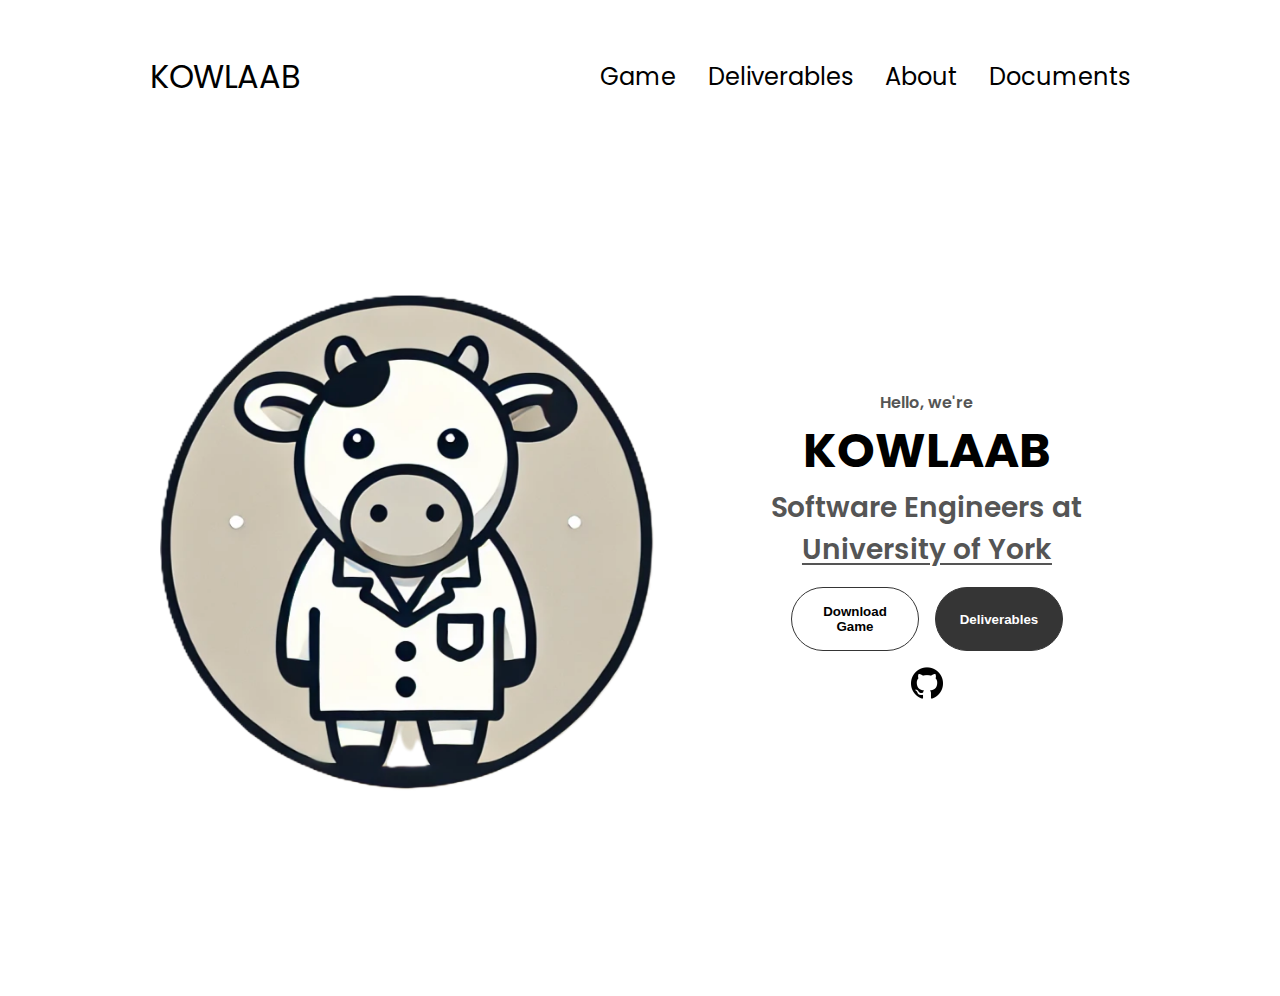
<file: index.html>
<!DOCTYPE html>
<html lang="en">
<head>
    <meta charset="UTF-8">
    <meta http-equiv="X-UA-Compatible" content="IE=edge" />
    <meta name="viewport" content="width=device-width, initial-scale=1.0" />
    <title>KOWLAAB</title>
    <!--<link rel="icon" type="image/x-icon" href="/assets/favicon.ico">-->
    <link rel="stylesheet" href="style.css">
    <link rel="stylesheet" href="mediaqueries.css">
</head>
<body>
    <nav id="desktop-nav">
        <div class="logo"><a href="index.html">KOWLAAB</a></div>
        <div>
            <ul class="nav-links">
                <li><a href="game.html">Game</a></li>
                <li><a href="deliverables.html">Deliverables</a></li>
                <li><a href="about.html">About</a></li>
                <li><a href="docs.html">Documents</a></li>
                
            </ul>
        </div>
    </nav>
    <nav id="hamburger-nav">
        <div class="logo"><a href="index.html">KOWLAAB</a></div>
        <div class="hamburger-menu">
            <div class="hamburger-icon" onclick="toggleMenu()">
                <span></span>
                <span></span>
                <span></span>
            </div>
            <div class="menu-links">
                <li><a href="game.html" onclick="toggleMenu()">Game</a></li>
                <li><a href="deliverables.html" onclick="toggleMenu()">Deliverables</a></li>
                <li><a href="about.html" onclick="toggleMenu()">About</a></li>
                <li><a href="docs.html" onclick="toggleMenu()">Documents</a></li>
            </div>
        </div>
    </nav>
    <section id="profile">
        <div class="section__pic-container">
            <img src="./assets/profile-pic.png" alt="profile picture">
        </div>
        <div class="section__text">
            <p class="section__text__p1">Hello, we're</p>
            <h1 class="title">KOWLAAB</h1>
            <p class="section__text__p2">Software Engineers at <a class="university-link" href="https://www.york.ac.uk/">University of York</a></p>
            <div class="btn-container">
                <button
                    class="btn btn-color-2"
                    onclick="location.href='https://github.com/Team6UnisSim/Assessment2Game/releases/tag/universitytycoon-v2';">
                    Download Game
                </button>
                <button class="btn btn-color-1" onclick="location.href='deliverables.html'">
                    Deliverables
                </button>
            </div>
                <div id="socials-container">

                <img
                    src="./assets/github.png" 
                    alt="Github"
                    class="icon" 
                    onclick="location.href='https://github.com/Team6UnisSim';"
                />
        </div>
    </section>
    <script src="script.js"></script>
</body>
</html>
</file>
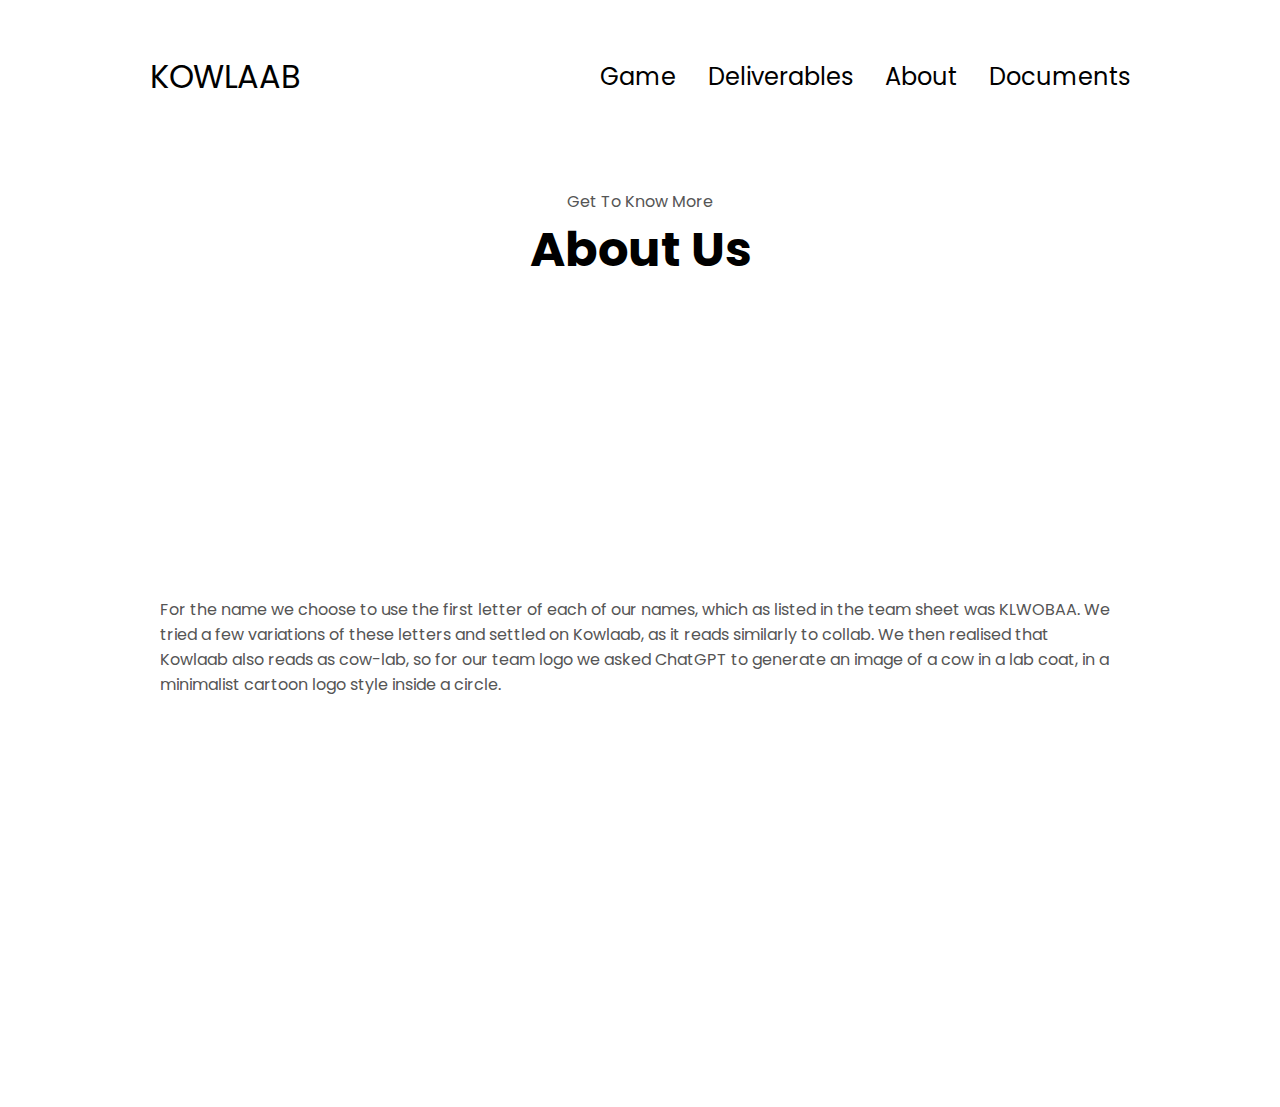
<file: about.html>
<!DOCTYPE html>
<html lang="en">
<head>
    <meta charset="UTF-8">
    <meta http-equiv="X-UA-Compatible" content="IE=edge" />
    <meta name="viewport" content="width=device-width, initial-scale=1.0" />
    <title>KOWLAAB</title>
    <!--<link rel="icon" type="image/x-icon" href="/assets/favicon.ico">-->
    <link rel="stylesheet" href="style.css">
    <link rel="stylesheet" href="mediaqueries.css">
</head>
<body>
    <nav id="desktop-nav">
        <div class="logo"><a href="index.html">KOWLAAB</a></div>
        <div>
            <ul class="nav-links">
                <li><a href="game.html">Game</a></li>
                <li><a href="deliverables.html">Deliverables</a></li>
                <li><a href="about.html">About</a></li>
                <li><a href="docs.html">Documents</a></li>
                
            </ul>
        </div>
    </nav>
    <nav id="hamburger-nav">
        <div class="logo"><a href="index.html">KOWLAAB</a></div>
        <div class="hamburger-menu">
            <div class="hamburger-icon" onclick="toggleMenu()">
                <span></span>
                <span></span>
                <span></span>
            </div>
            <div class="menu-links">
                <li><a href="game.html" onclick="toggleMenu()">Game</a></li>
                <li><a href="deliverables.html" onclick="toggleMenu()">Deliverables</a></li>
                <li><a href="about.html" onclick="toggleMenu()">About</a></li>
                <li><a href="docs.html" onclick="toggleMenu()">Documents</a></li>
            </div>
        </div>
    </nav>

    <section id="about" style="margin-bottom: 10vh !important;">
        <p class="section__text__p1">Get To Know More</p>
        <h1 class="title" style="margin-bottom: 30px !important;">About Us</h1>
        <div class="section-container">

          <div class="about-details-container">
            <div class="text-container">
              <p>
                For the name we choose to use the first letter of each of our names, which as listed in the team sheet was KLWOBAA.
                We tried a few variations of these letters and settled on Kowlaab, as it reads similarly to collab.
                We then realised that Kowlaab also reads as cow-lab, so for our team logo we asked ChatGPT to generate an image of a cow in a lab coat, in a minimalist cartoon logo style inside a circle.

              </p>
            </div>
          </div>
        </div>
    </section>

    <script src="script.js"></script>
</body>
</html>
</file>
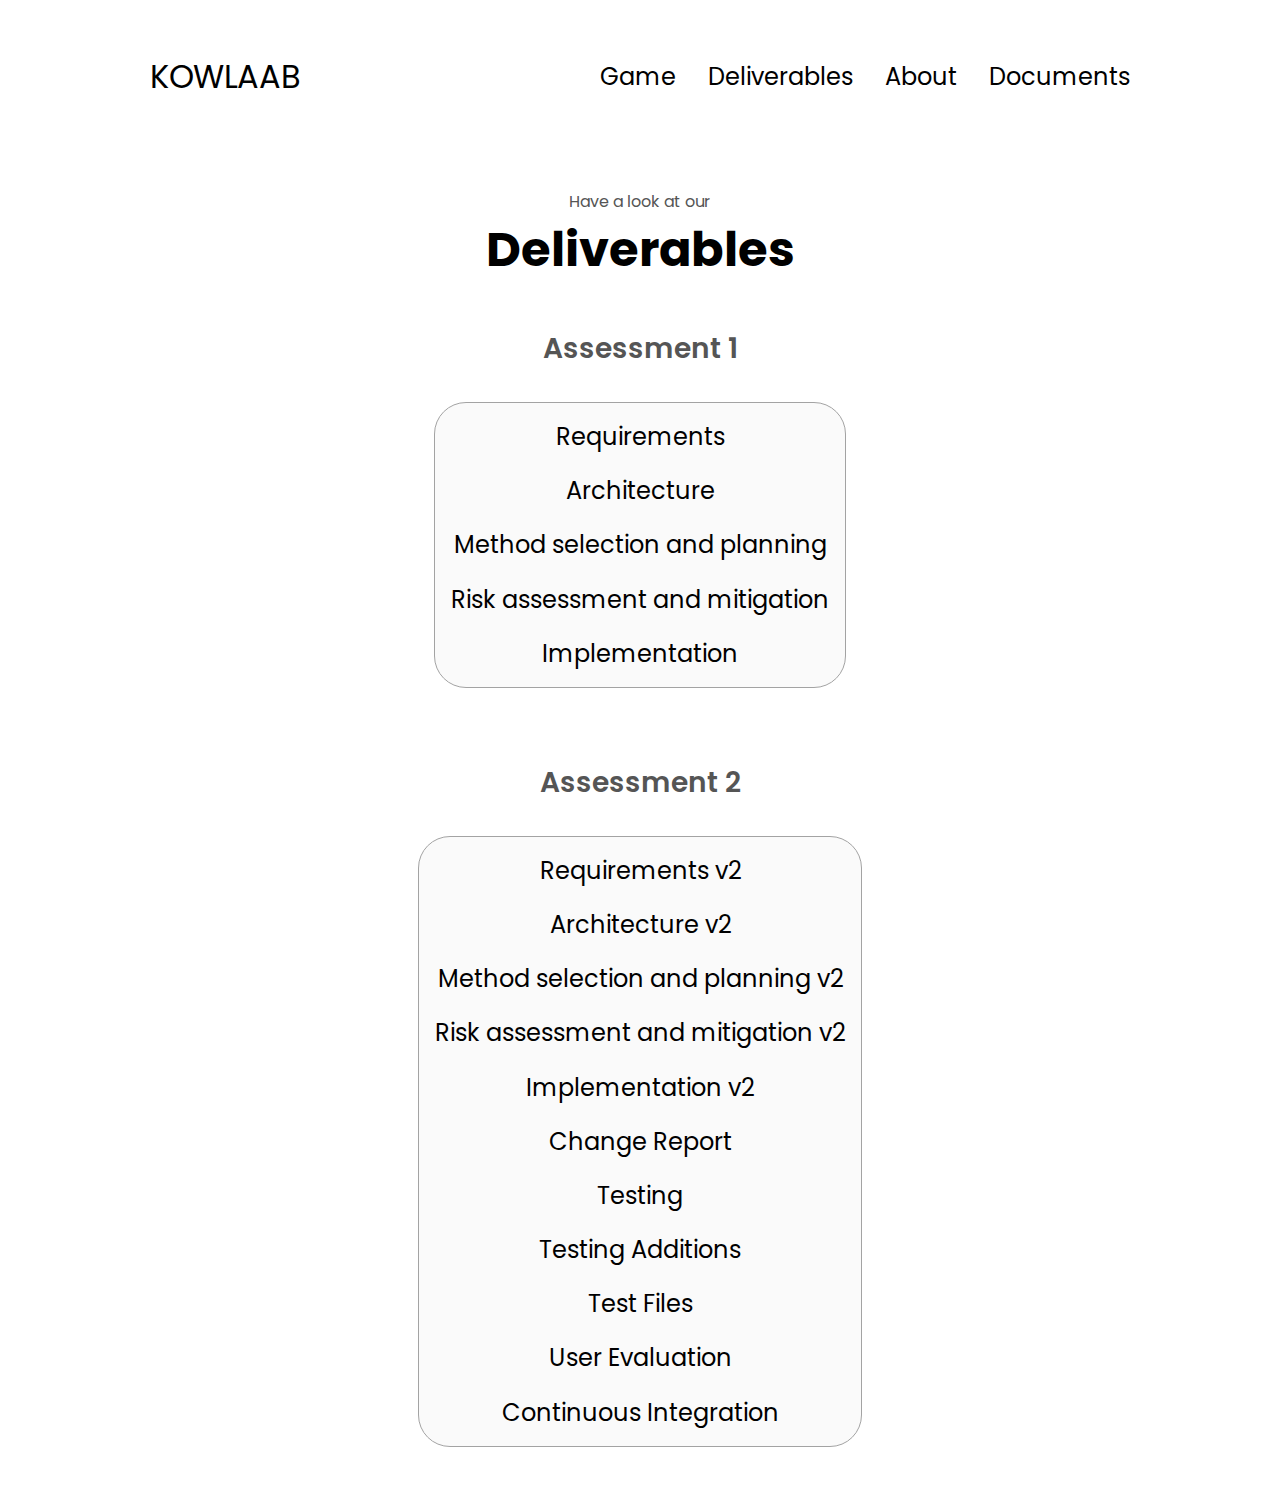
<file: deliverables.html>
<!DOCTYPE html>
<html lang="en">
<head>
    <meta charset="UTF-8">
    <meta http-equiv="X-UA-Compatible" content="IE=edge" />
    <meta name="viewport" content="width=device-width, initial-scale=1.0" />
    <title>KOWLAAB</title>
    <!--<link rel="icon" type="image/x-icon" href="/assets/favicon.ico">-->
    <link rel="stylesheet" href="style.css">
    <link rel="stylesheet" href="mediaqueries.css">
</head>
<body>
    <nav id="desktop-nav">
        <div class="logo"><a href="index.html">KOWLAAB</a></div>
        <div>
            <ul class="nav-links">
                <li><a href="game.html">Game</a></li>
                <li><a href="deliverables.html">Deliverables</a></li>
                <li><a href="about.html">About</a></li>
                <li><a href="docs.html">Documents</a></li>
                
            </ul>
        </div>
    </nav>
    <nav id="hamburger-nav">
        <div class="logo"><a href="index.html">KOWLAAB</a></div>
        <div class="hamburger-menu">
            <div class="hamburger-icon" onclick="toggleMenu()">
                <span></span>
                <span></span>
                <span></span>
            </div>
            <div class="menu-links">
                <li><a href="game.html" onclick="toggleMenu()">Game</a></li>
                <li><a href="deliverables.html" onclick="toggleMenu()">Deliverables</a></li>
                <li><a href="about.html" onclick="toggleMenu()">About</a></li>
                <li><a href="docs.html" onclick="toggleMenu()">Documents</a></li>
            </div>
        </div>
    </nav>
    <section id="deliverables">
      <p class="section__text__p1">Have a look at our</p>
      <h1 class="title">Deliverables</h1>
      <p class="section__text__p4"><br>Assessment 1</p>
      <div class="contact-info-upper-container">
        <ul class="nav-links deliverables-links">
          <li><a href="docs/Req1.pdf">Requirements</a></li>
          <li><a href="docs/Arch1.pdf">Architecture</a></li>
          <li><a href="docs/Plan1.pdf">Method selection and planning</a></li>
          <li><a href="docs/Risk1.pdf">Risk assessment and mitigation</a></li>
          <li><a href="docs/Impl1.pdf">Implementation</a></li>

        </ul>
        <div class="contact-info-container">

        </div>
      </div>

      <p class="section__text__p4"><br>Assessment 2</p>
      <div class="contact-info-upper-container">
        <ul class="nav-links deliverables-links">
          <li><a href="docs/Req2.pdf">Requirements v2</a></li>
          <li><a href="docs/Arch2.pdf">Architecture v2</a></li>
          <li><a href="docs/Plan2.pdf">Method selection and planning v2</a></li>
          <li><a href="docs/Risk2.pdf">Risk assessment and mitigation v2</a></li>
          <li><a href="docs/Impl2.pdf">Implementation v2</a></li>
          <li><a href="docs/Change2.pdf">Change Report</a></li>
          <li><a href="docs/Test2.pdf">Testing</a></li>
          <li><a href="docs/TestingPDF.pdf">Testing Additions</a></li>
          <li><a href="docs/TestZIP.zip">Test Files</a></li>
          <li><a href="docs/Eval2.pdf">User Evaluation</a></li>
          <li><a href="docs/CI2.pdf">Continuous Integration</a></li>

        </ul>
        <div class="contact-info-container">

        </div>
      </div>
      <p><br></p>
    </section>

    <script src="script.js"></script>
</body>
</html>
</file>
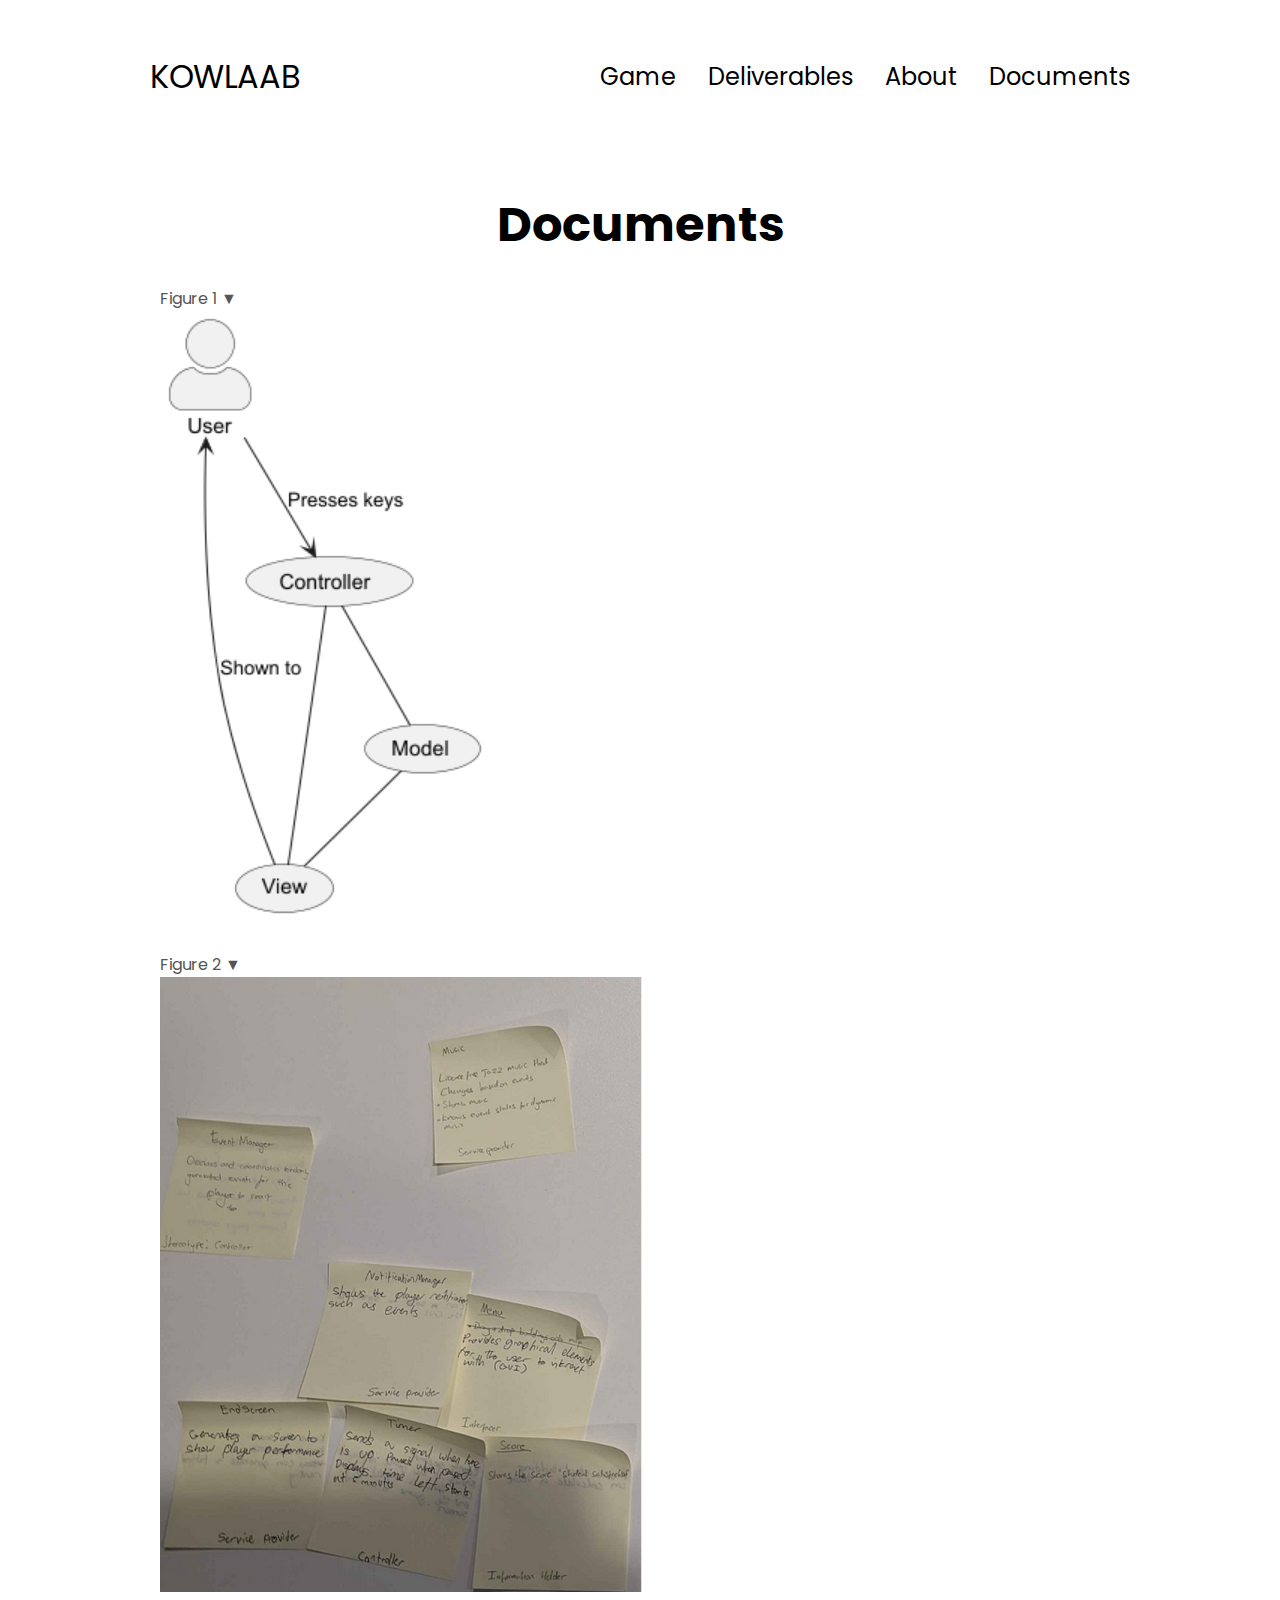
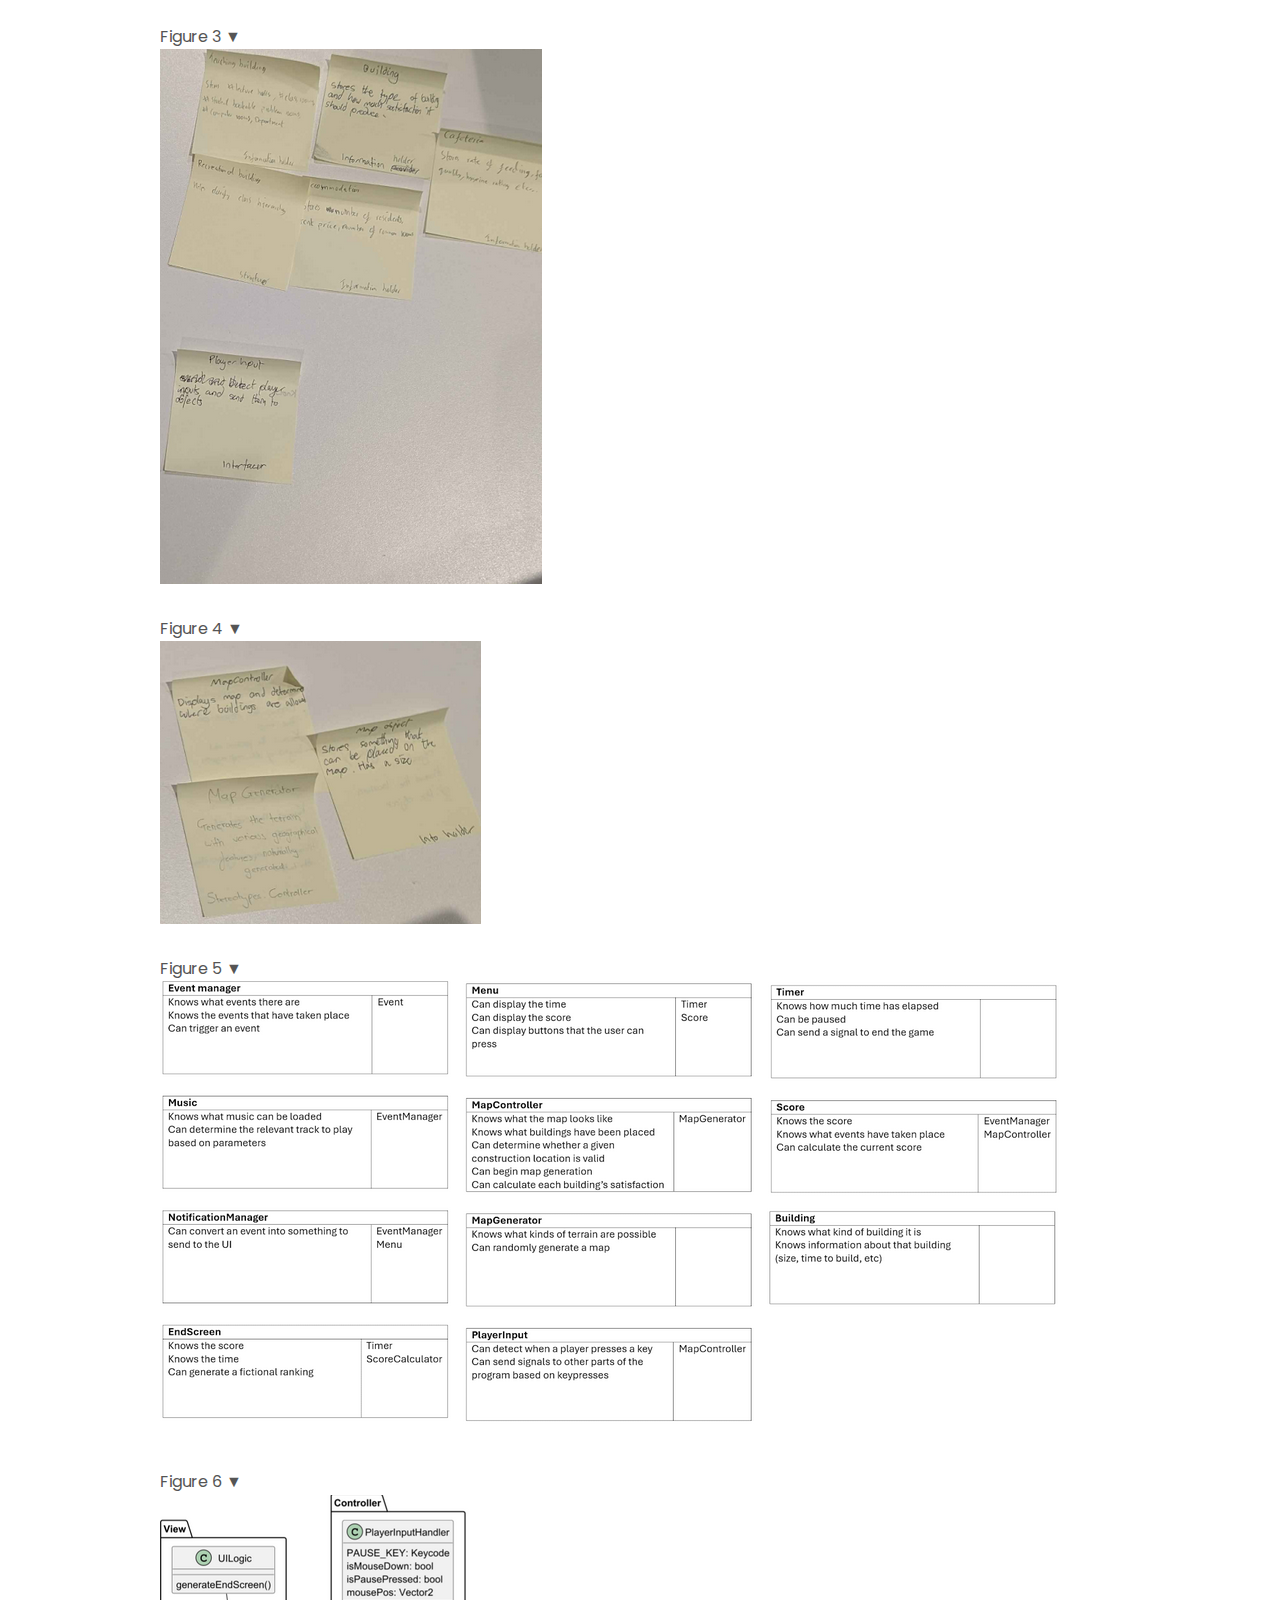
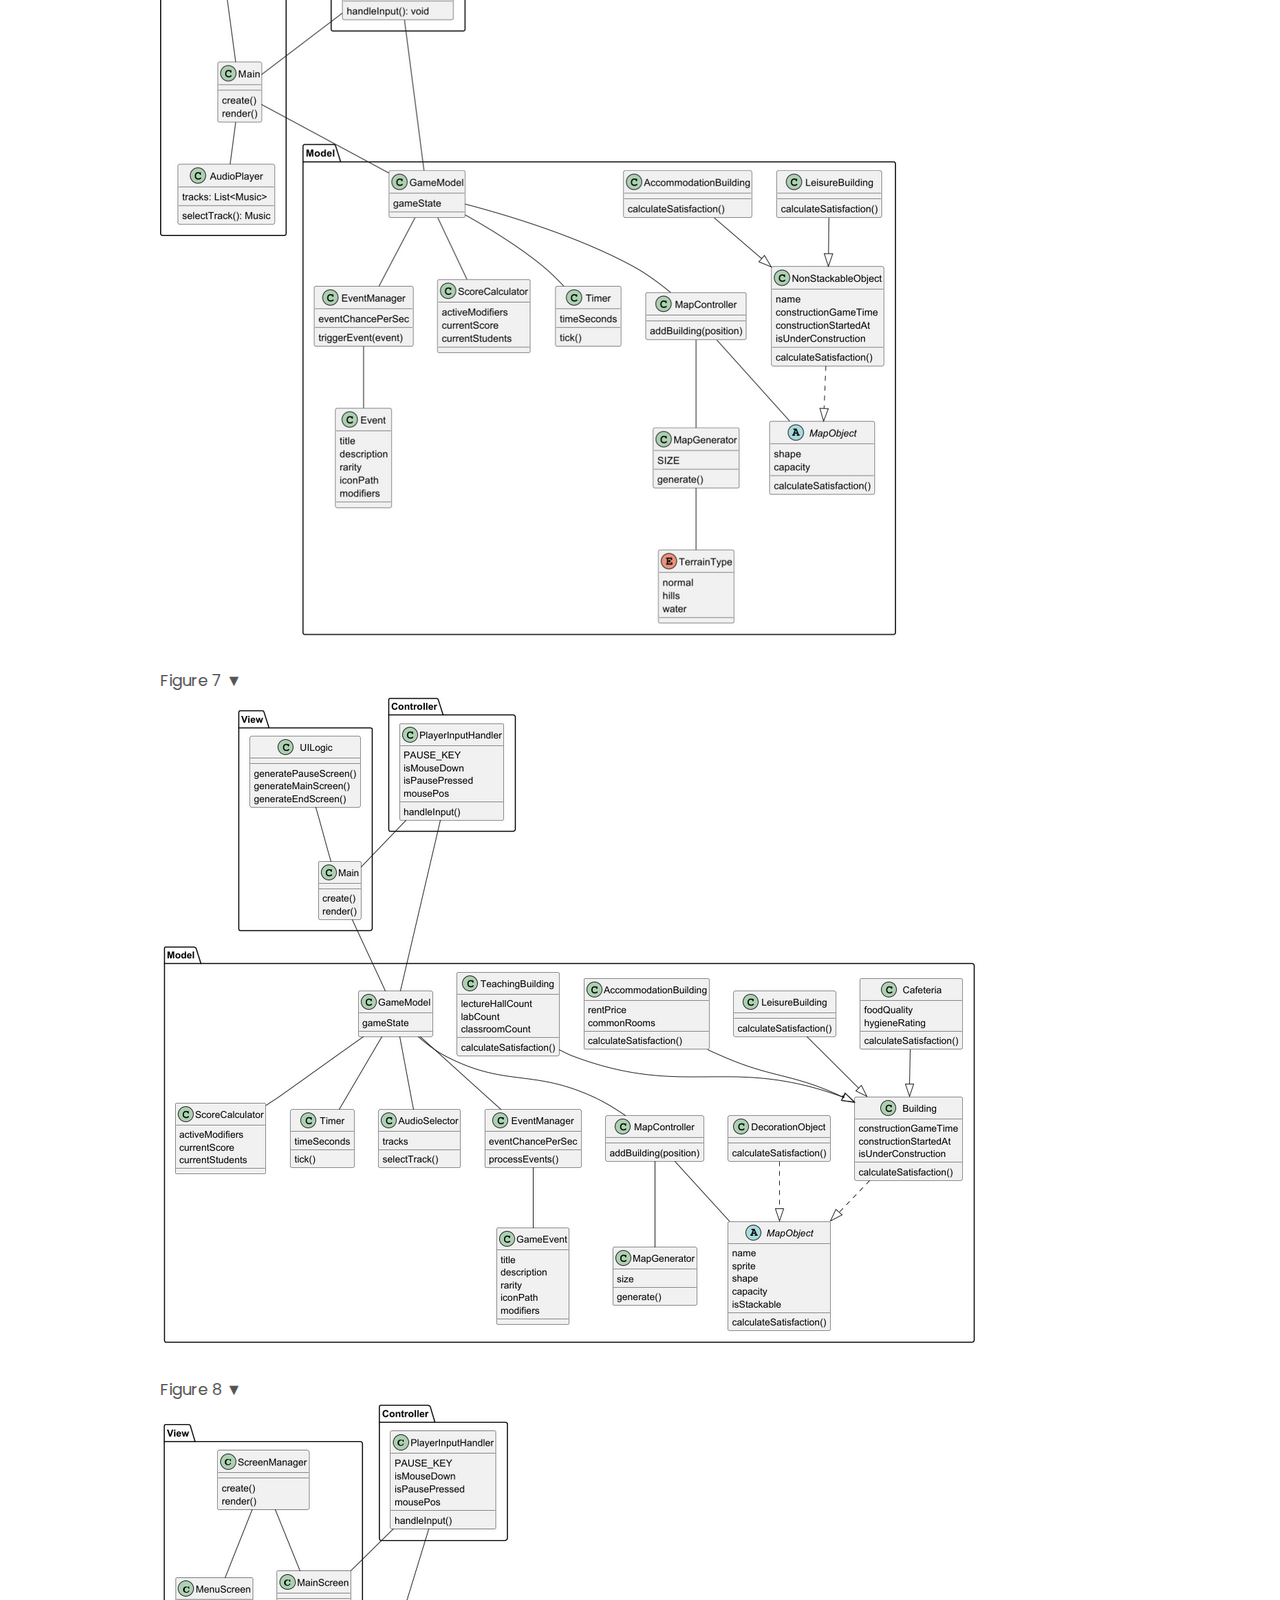
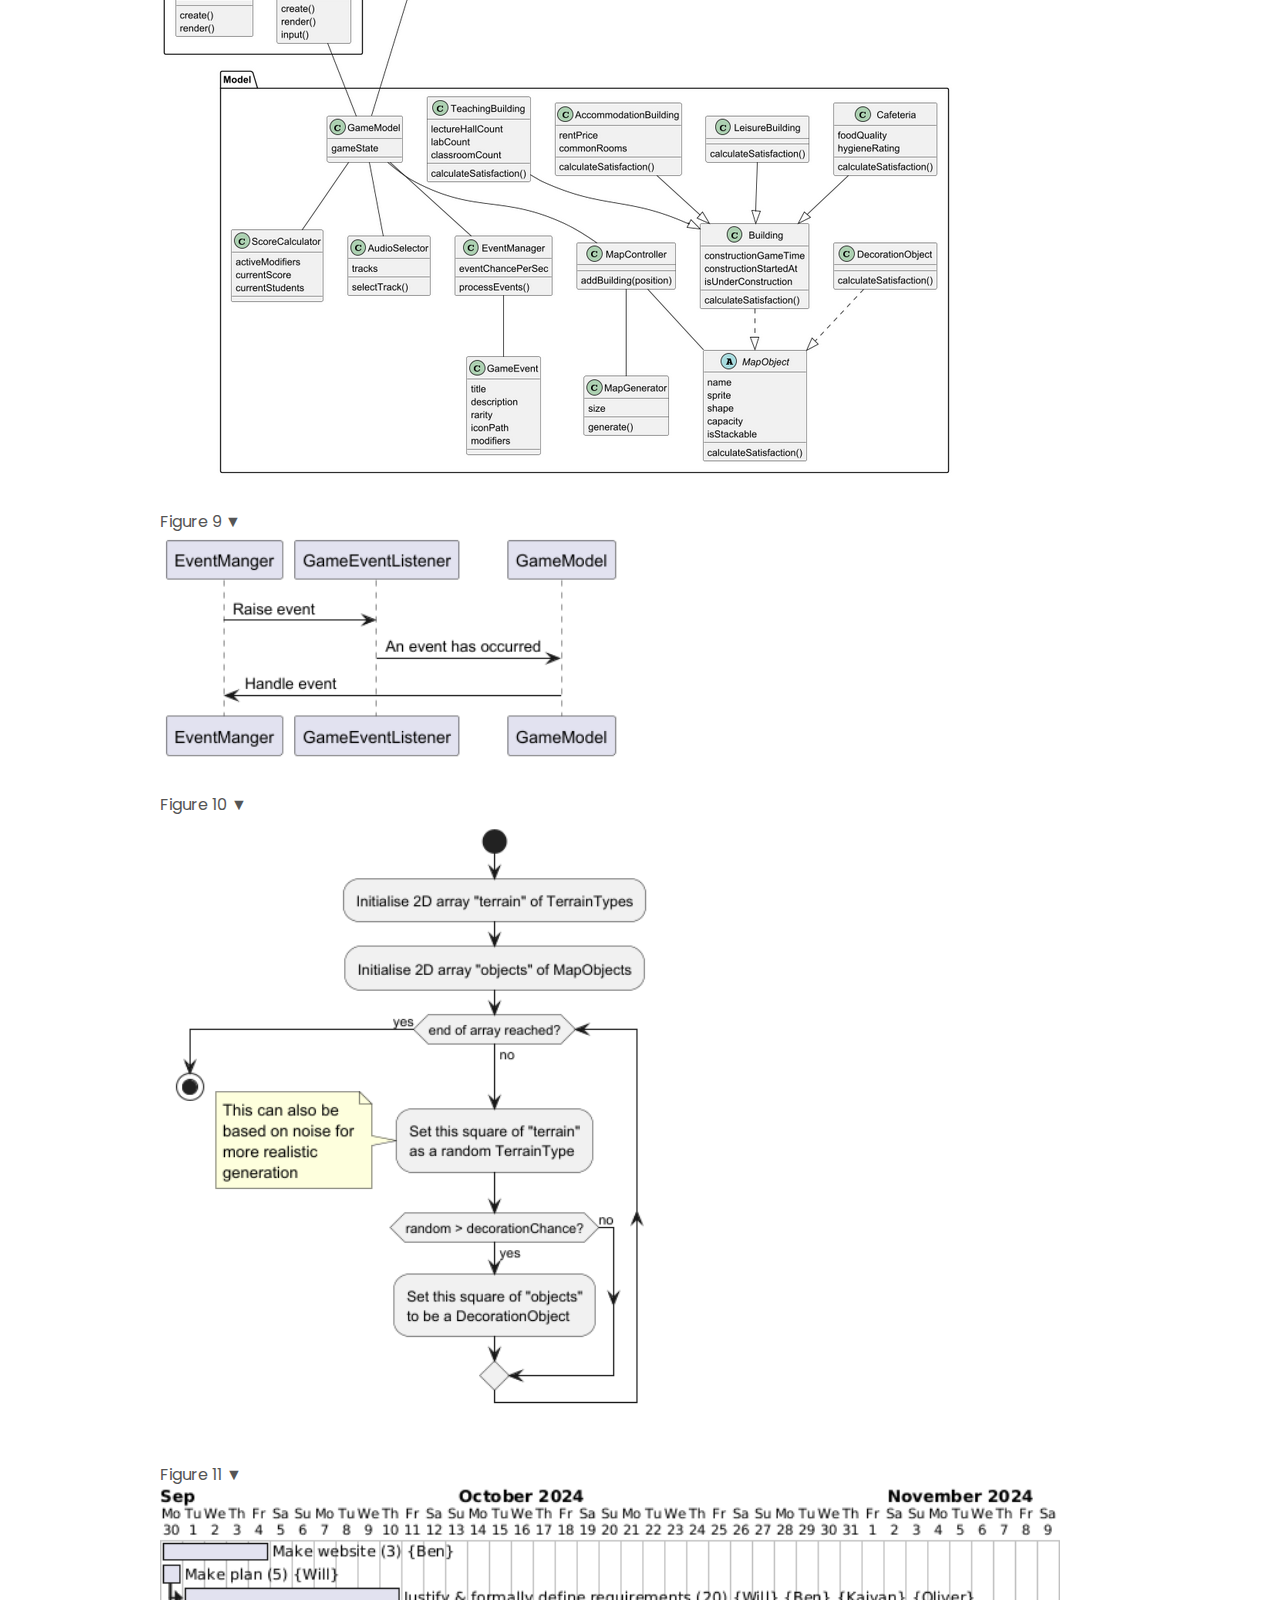
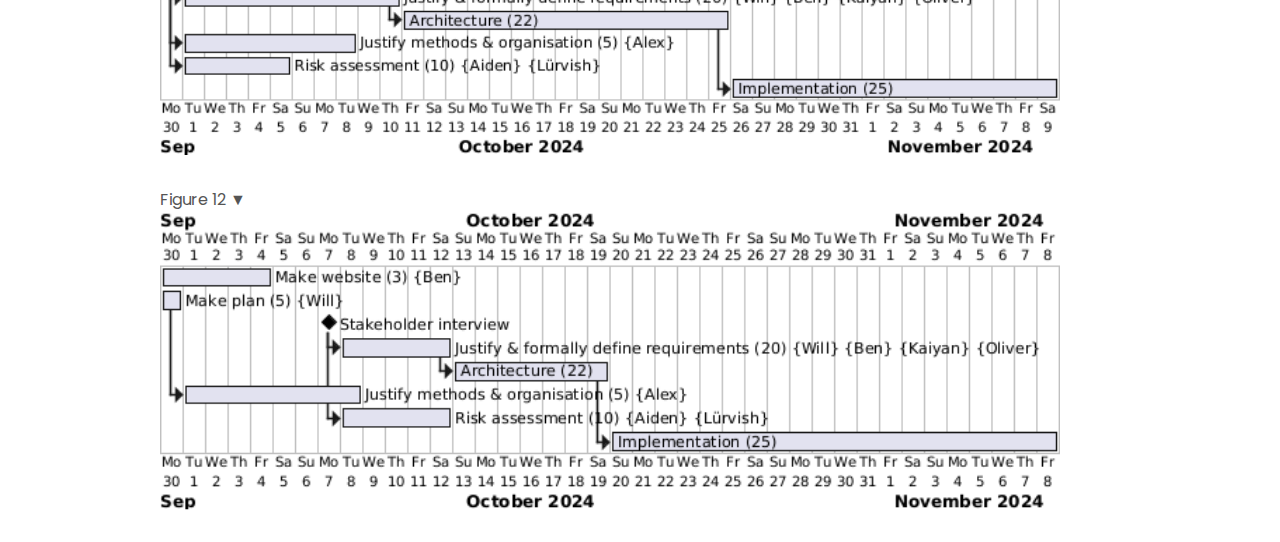
<file: docs.html>
<!DOCTYPE html>
<html lang="en">
<head>
    <meta charset="UTF-8">
    <meta http-equiv="X-UA-Compatible" content="IE=edge" />
    <meta name="viewport" content="width=device-width, initial-scale=1.0" />
    <title>KOWLAAB</title>
    <!--<link rel="icon" type="image/x-icon" href="/assets/favicon.ico">-->
    <link rel="stylesheet" href="style.css">
    <link rel="stylesheet" href="mediaqueries.css">
</head>
<body>
    <nav id="desktop-nav">
        <div class="logo"><a href="index.html">KOWLAAB</a></div>
        <div>
            <ul class="nav-links">
                <li><a href="game.html">Game</a></li>
                <li><a href="deliverables.html">Deliverables</a></li>
                <li><a href="about.html">About</a></li>
                <li><a href="docs.html">Documents</a></li>
                
            </ul>
        </div>
    </nav>
    <nav id="hamburger-nav">
        <div class="logo"><a href="index.html">KOWLAAB</a></div>
        <div class="hamburger-menu">
            <div class="hamburger-icon" onclick="toggleMenu()">
                <span></span>
                <span></span>
                <span></span>
            </div>
            <div class="menu-links">
                <li><a href="game.html" onclick="toggleMenu()">Game</a></li>
                <li><a href="deliverables.html" onclick="toggleMenu()">Deliverables</a></li>
                <li><a href="about.html" onclick="toggleMenu()">About</a></li>
                <li><a href="docs.html" onclick="toggleMenu()">Documents</a></li>
            </div>
        </div>
    </nav>

    <section id="docs" style="height: fit-content;">
      <h1 class="title">Documents</h1>
      <p class="section__text__p3"><br>Figure 1 &#9660;</p>
      <img src="assets/f1.png" alt="Figure 1" class="doc-img">
      <p class="section__text__p3"><br>Figure 2 &#9660;</p>
      <img src="assets/f2.png" alt="" class="doc-img">
      <p class="section__text__p3"><br>Figure 3 &#9660;</p>
      <img src="assets/f3.png" alt="" class="doc-img">
      <p class="section__text__p3"><br>Figure 4 &#9660;</p>
      <img src="assets/f4.png" alt="" class="doc-img">
      <p class="section__text__p3"><br>Figure 5 &#9660;</p>
      <img src="assets/f5.png" alt="" class="doc-img">
      <p class="section__text__p3"><br>Figure 6 &#9660;</p>
      <img src="assets/f6.png" alt="" class="doc-img">
      <p class="section__text__p3"><br>Figure 7 &#9660;</p>
      <img src="assets/f7.png" alt="" class="doc-img">
      <p class="section__text__p3"><br>Figure 8 &#9660;</p>
      <img src="assets/f8.png" alt="" class="doc-img">
      <p class="section__text__p3"><br>Figure 9 &#9660;</p>
      <img src="assets/f9.png" alt="" class="doc-img">
      <p class="section__text__p3"><br>Figure 10 &#9660;</p>
      <img src="assets/f10.png" alt="" class="doc-img">
      <p class="section__text__p3"><br>Figure 11 &#9660;</p>
      <img src="assets/f11.png" alt="" class="doc-img">
      <p class="section__text__p3"><br>Figure 12 &#9660;</p>
      <img src="assets/f12.png" alt="" class="doc-img">
    </section>
    <p><br></p>
    <script src="script.js"></script>
</body>
</html>
</file>
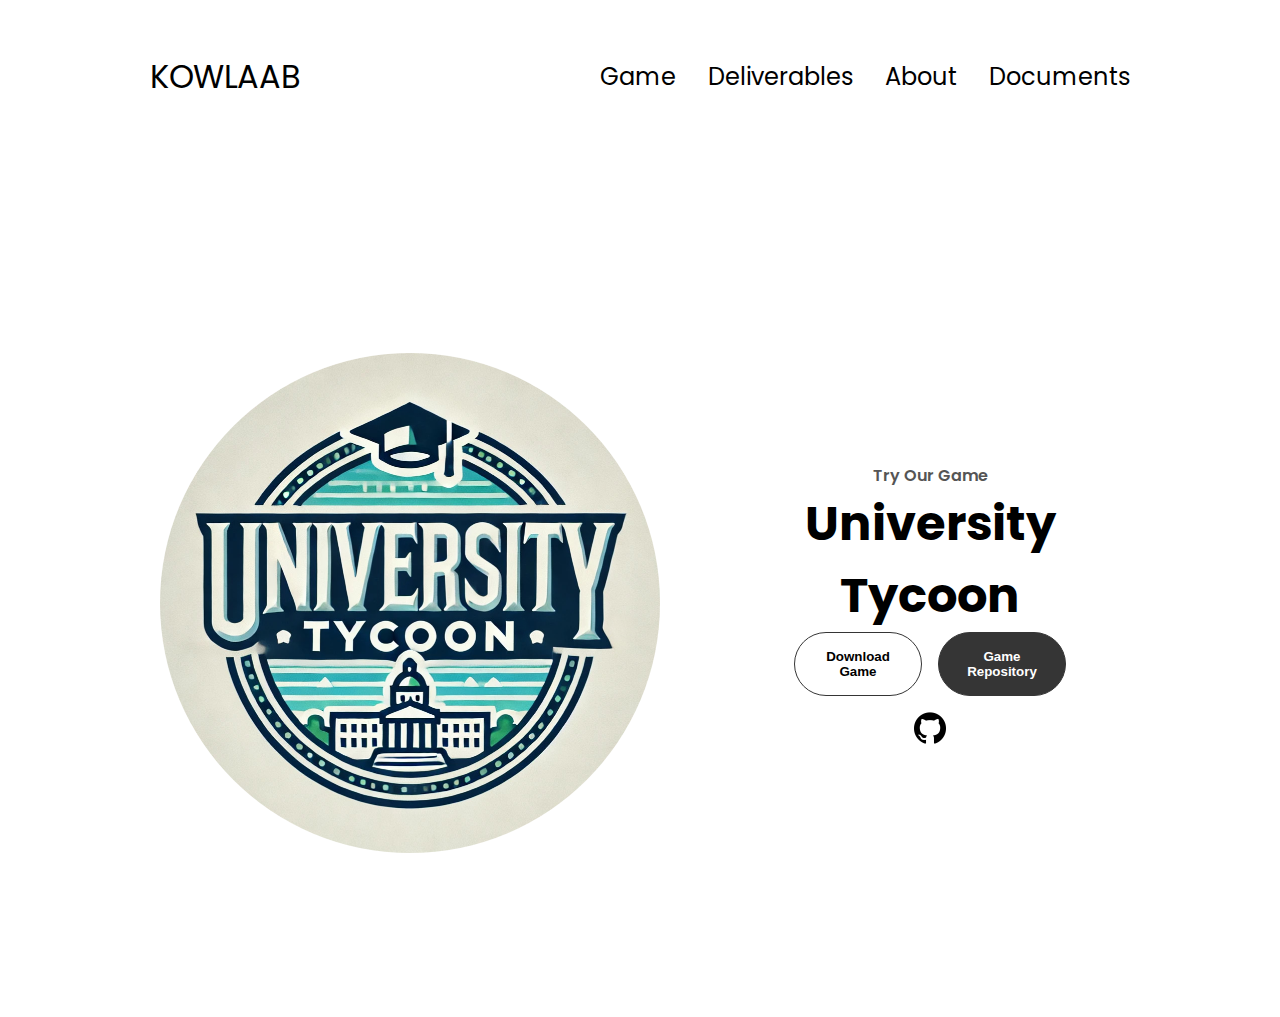
<file: game.html>
<!DOCTYPE html>
<html lang="en">
<head>
    <meta charset="UTF-8">
    <meta http-equiv="X-UA-Compatible" content="IE=edge" />
    <meta name="viewport" content="width=device-width, initial-scale=1.0" />
    <title>KOWLAAB</title>
    <!--<link rel="icon" type="image/x-icon" href="/assets/favicon.ico">-->
    <link rel="stylesheet" href="style.css">
    <link rel="stylesheet" href="mediaqueries.css">
</head>
<body>
    <nav id="desktop-nav">
        <div class="logo"><a href="index.html">KOWLAAB</a></div>
        <div>
            <ul class="nav-links">
                <li><a href="game.html">Game</a></li>
                <li><a href="deliverables.html">Deliverables</a></li>
                <li><a href="about.html">About</a></li>
                <li><a href="docs.html">Documents</a></li>
                
            </ul>
        </div>
    </nav>
    <nav id="hamburger-nav">
        <div class="logo"><a href="index.html">KOWLAAB</a></div>
        <div class="hamburger-menu">
            <div class="hamburger-icon" onclick="toggleMenu()">
                <span></span>
                <span></span>
                <span></span>
            </div>
            <div class="menu-links">
                <li><a href="game.html" onclick="toggleMenu()">Game</a></li>
                <li><a href="deliverables.html" onclick="toggleMenu()">Deliverables</a></li>
                <li><a href="about.html" onclick="toggleMenu()">About</a></li>
                <li><a href="docs.html" onclick="toggleMenu()">Documents</a></li>
            </div>
        </div>
    </nav>
    <section id="game">
      <div class="section__pic-container">
          <img src="./assets/logo.png" alt="logo picture">
      </div>
      <div class="section__text">
          <p class="section__text__p1">Try Our Game</p>
          <h1 class="title">University Tycoon</h1>
          
          <div class="btn-container">
              <button
                  class="btn btn-color-2"
                  onclick="location.href='https://github.com/Team6UnisSim/Assessment2Game/releases/tag/universitytycoon-v2';">
                  Download Game
              </button>
              <button
                  class="btn btn-color-1"
                  onclick="location.href = 'https://github.com/Team6UnisSim/Assessment2Game'">
                  Game Repository
              </button>
              

          </div>
              <div id="socials-container">

              <img
                  src="./assets/github.png" 
                  alt="Github"
                  class="icon" 
                  onclick="location.href='https://github.com/Team6UnisSim';"
              />
      </div>
  </section>
    <script src="script.js"></script>
</body>
</html>
</file>
<file: style.css>
/* General Styles */

@import url("https://fonts.googleapis.com/css2?family=Poppins:wght@300;400;500;600&display=swap");

* {
  margin: 0;
  padding: 0;
}

body {
    font-family: Poppins, sans-serif;
}

html {
  scroll-behavior: smooth;
}

p {
    color: rgb(85, 85, 85);
}

/* Transition */

a, button {
    transition: all 0.3s ease;
}

/* Desktop Navigation */

nav, .nav-links {
    display: flex;
}

nav {
    justify-content: space-around;
    align-items: center;
    height: 17vh;
}

.nav-links {
    gap: 2rem;
    list-style: none;
    font-size: 1.5rem;

}

a {
    text-decoration: none;
    color: black;
    text-decoration-color: white;
}

a:hover {
    color: grey;
    text-decoration: underline;
    text-underline-offset: 1rem;
    text-decoration-color: 181, 181, 181 ;
}

.logo {
    font-size: 2rem;
}

.logo:hover {
    cursor: default;
}


/* Hamburger Menu */

#hamburger-nav {
    display: none;
}

.hamburger-menu {
    position: relative;
    display: inline-block;
}

.hamburger-icon {
    display: flex;
    flex-direction: column;
    justify-content: space-between;
    height: 24px;
    width: 30px;
    cursor: pointer;
}

.hamburger-icon span {
    width: 100%;
    height: 2px;
    background-color: black;
    transition: all 0.3s ease-in-out;
}

.menu-links {
    position: absolute;
    top: 100%;
    right: 0;
    background-color: white;
    border-bottom-left-radius: 0.75rem;
    border-bottom-right-radius: 0.75rem;
    width: fit-content;
    max-height: 0;
    overflow: hidden;
    transition: all 0.3s ease-in-out;
}

.menu-links a {
    display: block;
    padding: 10px;
    text-align: center;
    font-size: 1.25rem;
    color: black;
    text-decoration: none;
    transition: all 0.3s ease-in-out;
}

.menu-links li {
    list-style: none;
}

.menu-links.open {
    max-height: 300px;
}

.hamburger-icon.open span:first-child {
    transform: rotate(45deg) translate(10px, 5px);
}

.hamburger-icon.open span:nth-child(2) {
    opacity: 0;
}

.hamburger-icon.open span:last-child {
    transform: rotate(-45deg) translate(10px, -5px);
}

.hamburger-icon span:first-child {
    transform: none;
}

.hamburger-icon span:first-child {
    opacity: 1;
}

.hamburger-icon span:first-child {
    transform: none;
}


/* Sections */

section {
    padding-top: 4vh;
    height: 96vh;
    margin: 0 10rem;
    box-sizing: border-box;
    min-height: fit-content;
  }

.section-container {
    display: flex;
}

/* PROFILE SECTION */

#profile {
    display: flex;
    justify-content: center;
    gap: 5rem;
    height: 80vh;
}

#game {
    justify-content: center;
    gap: 5rem;

}


.section__pic-container {
    display: flex;
    height: 400px;
    width: 400px;
    margin: auto 0;
}
  
.section__text {
    align-self: center;
    text-align: center;
}

.section__text p {
    font-weight: 600;
}

.section__text__p1 {
    text-align: center;
}

.section__text__p2 {
    font-size: 1.75rem;
    margin-bottom: 1rem;
}

.section__text__p3 {
    text-align: left;
}

.section__text__p4 {
    color: rgb(85, 85, 85);
    text-align: center;
    font-size: 1.75rem;
    font-weight: 600;
}

.title {
    font-size: 3rem;
    text-align: center;
}

.university-link {
    color: rgb(85, 85, 85);
    text-decoration: underline;
    text-underline-offset: 0.25rem;
}

.university-link:hover {
    color: grey;
    text-decoration: underline;
    text-underline-offset: 0.25rem;
}

#socials-container {
    display: flex;
    justify-content: center;
    margin-top: 1rem;
    gap: 1rem;
}

/* ICONS */

.icon {
    cursor: pointer;
    height: 2rem;
}

/* BUTTONS */

.btn-container {
    display: flex;
    justify-content: center;
    gap: 1rem;
}

.btn {
    font-weight: 600;
    transition: all 300ms ease;
    padding: 1rem;
    width: 8rem;
    border-radius: 2rem;
}

.btn-color-1, .btn-color-2 {
    border: rgb(53, 53, 53) 0.1rem solid;
}

.btn-color-1:hover, .btn-color-2:hover {
    cursor: pointer;
}

.btn-color-1, .btn-color-2:hover {
    background: rgb(53, 53, 53);
    color: white;
}

.btn-color-1:hover {
    background: rgb(0, 0, 0);
}

.btn-color-2 {
    background: none;
}

.btn-color-2:hover {
    border: rgb(255, 255, 255) 0.1rem solid;
}

.btn-container {
    gap: 1rem;
}

/* ABOUT SECTION */

#about {
    /* position: relative; */
    /* disabling this fixes a bug where the hamburger menu appears underneath the about section*/
}
  
.about-containers {
    gap: 2rem;
    margin-bottom: 2rem;
    margin-top: 2rem;
}
  
.about-details-container {
    justify-content: center;
    flex-direction: column;
}
  
.about-containers,
.about-details-container {
    display: flex;
}
  
.about-pic {
    border-radius: 2rem;
}
  
.arrow {
    position: absolute;
    right: -5rem;
    bottom: 2.5rem;
}
  
.details-container {
    padding: 1.5rem;
    flex: 1;
    background: white;
    border-radius: 2rem;
    border: rgb(53, 53, 53) 0.1rem solid;
    border-color: rgb(163, 163, 163);
    text-align: center;
}
  
.section-container {
    gap: 4rem;
    height: 80%;
}
  
.section__pic-container {
    height: 500px;
    width: 500px;
    margin: auto 0;
}

.about-containers {
    display: flex;
    flex-wrap: wrap;
    justify-content: center;
    padding: 20px; 
    box-sizing: border-box; 
    max-width: 100%; 
}

.details-container {
    flex: 1 1 250px; 
    max-width: 250px; 
    padding: 1.5rem;
    background: white;
    border-radius: 2rem;
    border: rgb(53, 53, 53) 0.1rem solid;
    border-color: rgb(163, 163, 163);
    text-align: center;
    margin: 0px; 
    box-sizing: border-box; 
}


/* DELIVERABLES SECTION */
  
  #deliverables {
    display: flex;
    /*justify-content: center;*/
    flex-direction: column;
    height: 70vh;
  }
  
  .contact-info-upper-container {
    border-radius: 2rem;
    border: rgb(53, 53, 53) 0.1rem solid;
    border-color: rgb(163, 163, 163);
    background: rgb(250, 250, 250);
    margin: 2rem auto;
    padding: 1rem;
    max-width: 650px !important;
}




.deliverables-links {
  flex-direction: column;
  gap: 1.2rem !important;
  text-align: center;
}







  .email-underline {
    padding-right: 0.5rem;
  }
  
  .email-underline:hover {
    text-decoration: underline;
    text-underline-offset: 0.5rem;
  } 
  
  .linkedin-underline:hover {
    text-decoration: underline;
    text-underline-offset: 0.5rem;
  }

  .contact-info-container p {
    font-size: larger;
  }
  
  .contact-icon {
    cursor: default;
  }
  
  .email-icon {
    height: 2.5rem;
  }
  
  /* FOOTER SECTION */
  
  footer {
    height: 26vh;
    margin: 0 1rem;
  }
  
  footer p {
    text-align: center;
  }
</file>
<file: mediaqueries.css>
@media screen and (max-width: 1400px) {
    #profile {
      height: 83vh;
      margin-bottom: 6rem;
    }
    .about-containers {
      flex-wrap: wrap;
    }
    #contact,
    #projects {
      height: fit-content;
    }
  }
  
  @media screen and (max-width: 1200px) {
    #desktop-nav {
      display: none;
    }
    #hamburger-nav {
      display: flex;
    }
    #experience,
    .experience-details-container {
      margin-top: 2rem;
    }
    #profile,
    .section-container {
      display: block;
    }
    .arrow {
      display: none;
    }
    section,
    .section-container {
      height: fit-content;
    }
    section {
      margin: 0 5%;
    }
    .section__pic-container {
      width: 275px;
      height: 275px;
      margin: 0 auto 2rem;
    }
    .about-containers {
      margin-top: 0;
    }
  }

  @media screen and (min-width: 601px) {
    #game {
      display: flex;
    }
    .doc-img
    {
      width: fit-content;
    
    }
  }
  
  @media screen and (max-width: 600px) {
    #contact,
    footer {
      height: 40vh;
    }
    #profile {
      height: 83vh;
      margin-bottom: 0;
    }
    #game {
      margin-bottom: 0;
    }

    article {
      font-size: 1rem;
    }
    footer nav {
      height: fit-content;
      margin-bottom: 2rem;
    }
    .about-containers,
    .contact-info-upper-container,
    .btn-container {
      flex-wrap: wrap;
    }
    .contact-info-container {
      margin: 0;
    }
    .contact-info-container p,
    .nav-links li a {
      font-size: 1rem;
    }
    .experience-sub-title {
      font-size: 1.25rem;
    }
    .logo {
      font-size: 1.5rem;
    }
    .nav-links {
      flex-direction: column;
      gap: 0.5rem;
      text-align: center;
    }
    .section__pic-container {
      width: auto;
      height: 46vw;
      justify-content: center;
    }
    .section__text__p2 {
      font-size: 1.25rem;
    }
    .title {
      font-size: 2rem;
    }
    .text-container {
      text-align: justify;
    }
    .doc-img {
      width: 100%;
    }
  }
</file>
